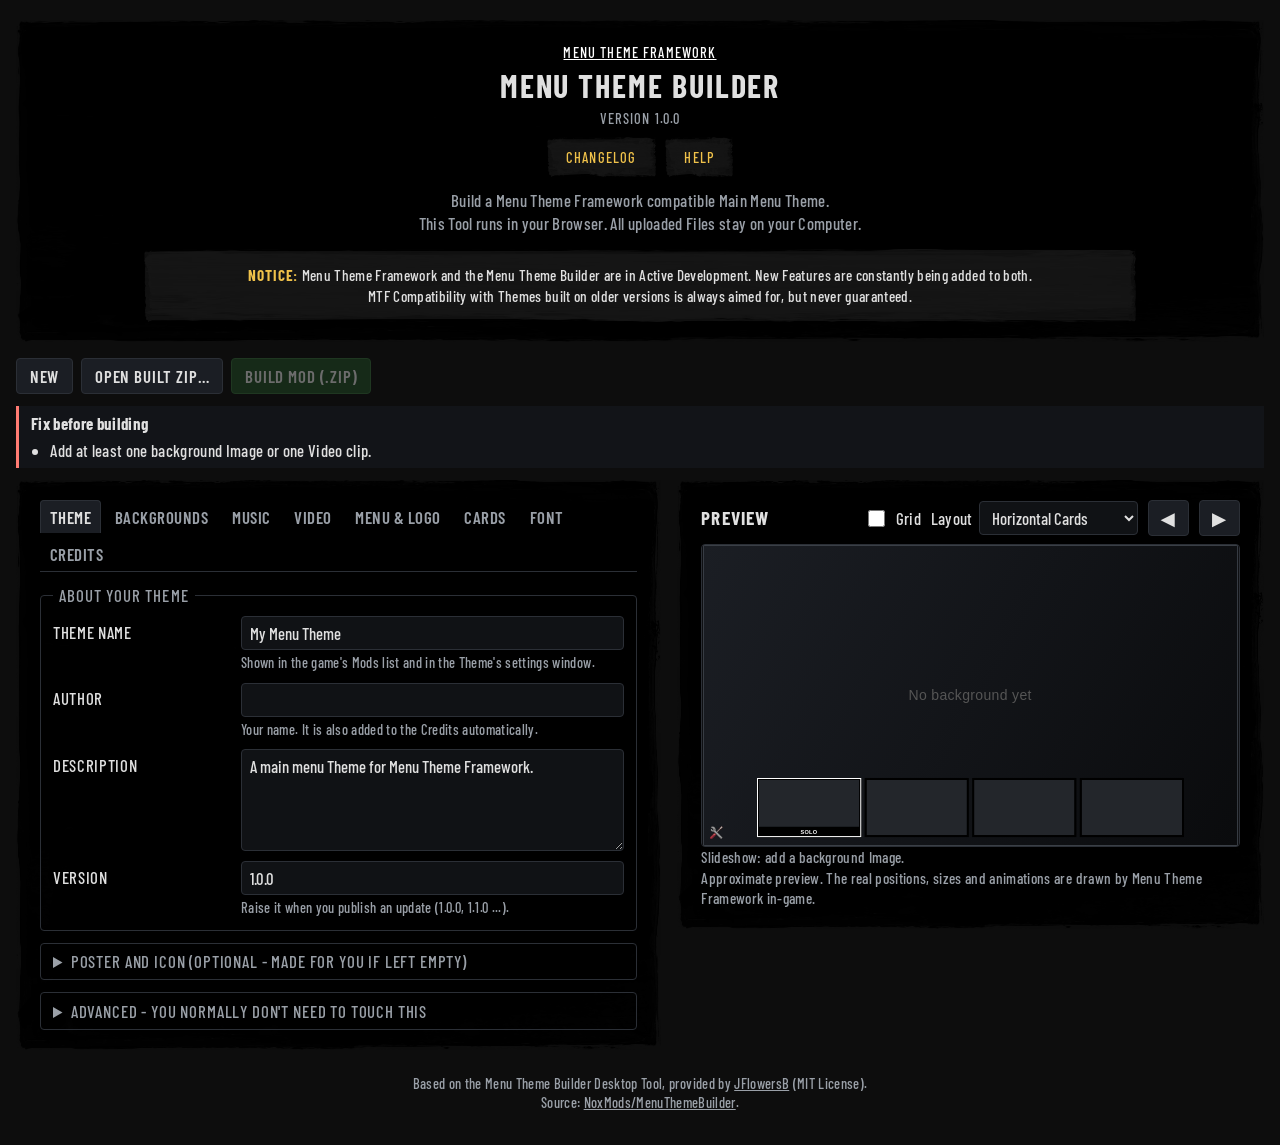
<file: MenuThemeBuilder/index.html>
<!DOCTYPE html>
<html lang="en">
<head>
  <meta charset="UTF-8">
  <meta name="viewport" content="width=device-width, initial-scale=1.0">
  <title>Menu Theme Builder</title>
  <meta name="description" content="Build a Menu Theme compatible with Menu Theme Framework (Project Zomboid Build 42).">
  <link rel="icon" type="image/png" sizes="32x32" href="../img/favicon-32.png">
  <link rel="icon" type="image/png" sizes="48x48" href="../img/favicon-48.png">
  <link rel="stylesheet" href="css/builder.css">
</head>
<body>
  <header class="top ink">
    <a class="home" href="https://steamcommunity.com/sharedfiles/filedetails/?id=3836836552" target="_blank" rel="noopener">Menu Theme Framework</a>
    <h1>Menu Theme Builder</h1>
    <p class="version">Version <span id="builder-version"></span></p>
    <p class="header-links"><button type="button" id="changelog-btn" class="ink-btn">Changelog</button> <button type="button" id="help-btn" class="ink-btn">Help</button></p>
    <p>Build a Menu Theme Framework compatible Main Menu Theme.</p>
    <p>This Tool runs in your Browser. All uploaded Files stay on your Computer.</p>
    <p class="header-notice"><strong>NOTICE:</strong> Menu Theme Framework and the Menu Theme Builder are in Active Development. New Features are constantly being added to both. <br>MTF Compatibility with Themes built on older versions is always aimed for, but never guaranteed.</p>
  </header>

  <div class="toolbar">
    <button type="button" id="new">New</button>
    <button type="button" id="open">Open built zip…</button>
    <input type="file" id="zip-input" accept=".zip,application/zip" hidden>
    <button type="button" id="build" class="primary">Build mod (.zip)</button>
    <span id="progress" class="progress" hidden></span>
  </div>

  <div id="notice" class="notice" hidden></div>
  <div id="status" class="status" aria-live="polite"></div>
  <div id="result" class="result-box ink" hidden></div>

  <main class="layout">
    <section class="editor ink">
      <div id="tabbar" class="tabbar" role="tablist"></div>
      <div id="panels"></div>
    </section>

    <aside class="preview-panel ink">
      <div class="preview-head">
        <h2>Preview</h2>
        <label class="check"><input type="checkbox" id="grid"><span>Grid</span></label>
        <label class="inline">Layout <select id="layout-select"></select></label>
        <button type="button" id="prev" title="Previous background">◀</button>
        <button type="button" id="next" title="Next background">▶</button>
      </div>
      <canvas id="canvas" class="preview-canvas"></canvas>
      <p id="preview-info" class="note"></p>
      <p class="note">Approximate preview. The real positions, sizes and animations are drawn by Menu Theme Framework in-game.</p>
    </aside>
  </main>

  <footer class="foot">
    <p>Based on the Menu Theme Builder Desktop Tool, provided by <a href="https://github.com/JFlowersB">JFlowersB</a> (MIT License).</p>
    <p>Source: <a href="https://github.com/NoxMods/MenuThemeBuilder">NoxMods/MenuThemeBuilder</a>.</p>
  </footer>

  <dialog id="changelog-dialog" class="changelog"></dialog>
  <dialog id="help-dialog" class="changelog"></dialog>

  <script type="module" src="js/app.js"></script>
</body>
</html>
</file>
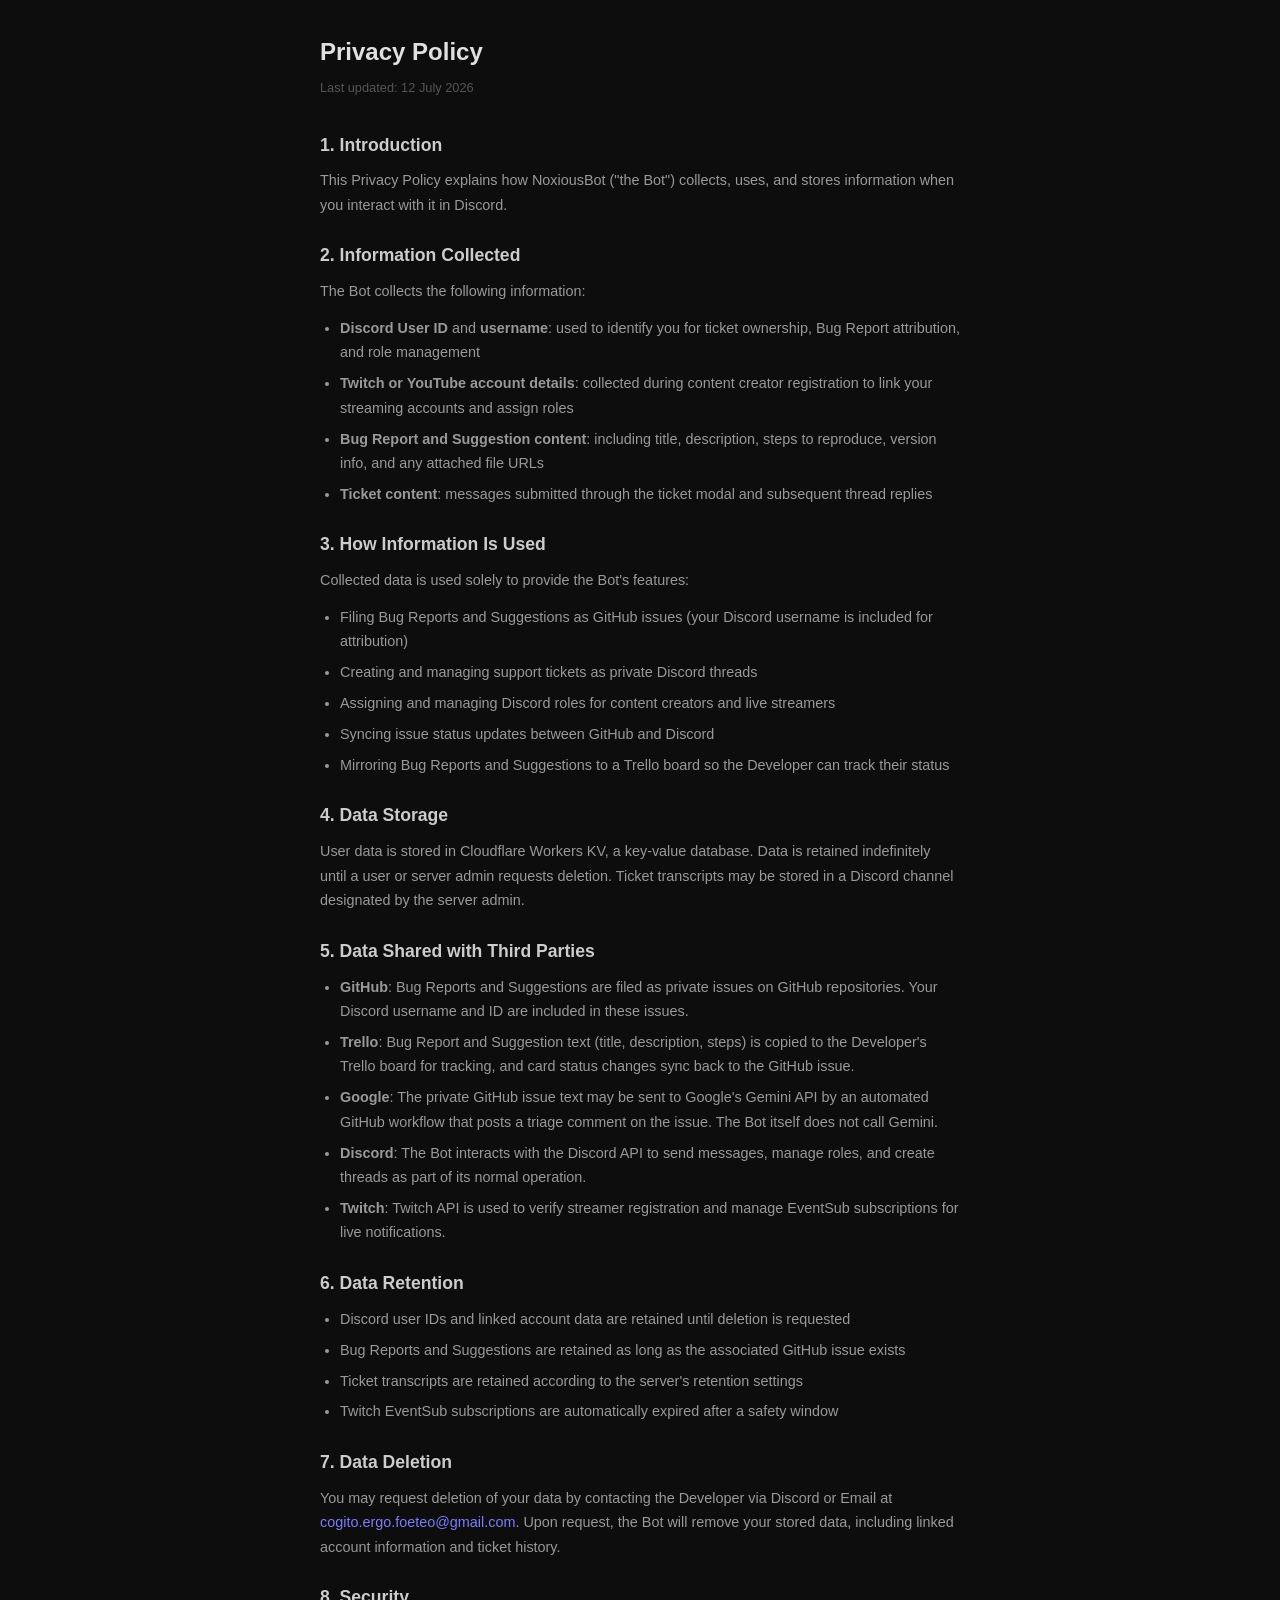
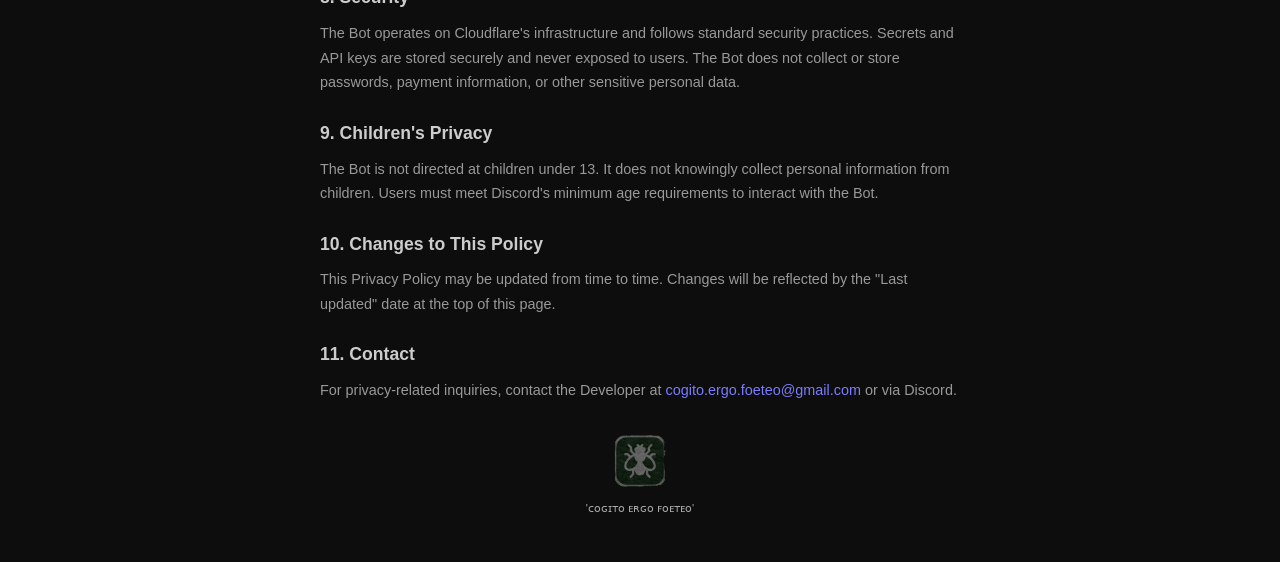
<file: privacy.html>
<!DOCTYPE html>
<html lang="en">
<head>
  <meta charset="UTF-8">
  <meta name="viewport" content="width=device-width, initial-scale=1.0">
  <meta name="robots" content="noindex, nofollow">
  <title>Privacy Policy - ObnoxiouslyNoxious</title>
  <link rel="icon" type="image/png" sizes="32x32" href="img/favicon-32.png">
  <link rel="icon" type="image/png" sizes="48x48" href="img/favicon-48.png">
  <style>
    *, *::before, *::after { box-sizing: border-box; margin: 0; padding: 0; }
    html, body { scrollbar-width: none; }
    html::-webkit-scrollbar, body::-webkit-scrollbar { display: none; }
    body {
      font-family: -apple-system, BlinkMacSystemFont, "Segoe UI", sans-serif;
      background: #0d0d0d;
      color: #e0e0e0;
      min-height: 100vh;
      display: flex;
      flex-direction: column;
      align-items: center;
      padding: 2rem 1rem;
      line-height: 1.7;
    }
    .container { width: 100%; max-width: 640px; }
    h1 { font-size: 1.5rem; font-weight: 600; margin-bottom: 0.25rem; }
    .updated { font-size: 0.8rem; color: #555; margin-bottom: 2rem; }
    h2 { font-size: 1.1rem; font-weight: 600; color: #ccc; margin-top: 1.5rem; margin-bottom: 0.5rem; }
    p, li { font-size: 0.9rem; color: #999; margin-bottom: 0.75rem; }
    ul { padding-left: 1.25rem; margin-bottom: 0.75rem; }
    li { margin-bottom: 0.4rem; }
    a { color: #7c7cff; text-decoration: none; }
    a:hover { text-decoration: underline; }
    .back { display: inline-block; margin-top: 2rem; font-size: 0.85rem; color: #555; text-decoration: none; }
    .back:hover { color: #999; text-decoration: none; }
  </style>
</head>
<body>
  <div class="container">
    <h1>Privacy Policy</h1>
    <div class="updated">Last updated: 12 July 2026</div>

    <h2>1. Introduction</h2>
    <p>This Privacy Policy explains how NoxiousBot ("the Bot") collects, uses, and stores information when you interact with it in Discord.</p>

    <h2>2. Information Collected</h2>
    <p>The Bot collects the following information:</p>
    <ul>
      <li><strong>Discord User ID</strong> and <strong>username</strong>: used to identify you for ticket ownership, Bug Report attribution, and role management</li>
      <li><strong>Twitch or YouTube account details</strong>: collected during content creator registration to link your streaming accounts and assign roles</li>
      <li><strong>Bug Report and Suggestion content</strong>: including title, description, steps to reproduce, version info, and any attached file URLs</li>
      <li><strong>Ticket content</strong>: messages submitted through the ticket modal and subsequent thread replies</li>
    </ul>

    <h2>3. How Information Is Used</h2>
    <p>Collected data is used solely to provide the Bot's features:</p>
    <ul>
      <li>Filing Bug Reports and Suggestions as GitHub issues (your Discord username is included for attribution)</li>
      <li>Creating and managing support tickets as private Discord threads</li>
      <li>Assigning and managing Discord roles for content creators and live streamers</li>
      <li>Syncing issue status updates between GitHub and Discord</li>
      <li>Mirroring Bug Reports and Suggestions to a Trello board so the Developer can track their status</li>
    </ul>

    <h2>4. Data Storage</h2>
    <p>User data is stored in Cloudflare Workers KV, a key-value database. Data is retained indefinitely until a user or server admin requests deletion. Ticket transcripts may be stored in a Discord channel designated by the server admin.</p>

    <h2>5. Data Shared with Third Parties</h2>
    <ul>
      <li><strong>GitHub</strong>: Bug Reports and Suggestions are filed as private issues on GitHub repositories. Your Discord username and ID are included in these issues.</li>
      <li><strong>Trello</strong>: Bug Report and Suggestion text (title, description, steps) is copied to the Developer's Trello board for tracking, and card status changes sync back to the GitHub issue.</li>
      <li><strong>Google</strong>: The private GitHub issue text may be sent to Google's Gemini API by an automated GitHub workflow that posts a triage comment on the issue. The Bot itself does not call Gemini.</li>
      <li><strong>Discord</strong>: The Bot interacts with the Discord API to send messages, manage roles, and create threads as part of its normal operation.</li>
      <li><strong>Twitch</strong>: Twitch API is used to verify streamer registration and manage EventSub subscriptions for live notifications.</li>
    </ul>

    <h2>6. Data Retention</h2>
    <ul>
      <li>Discord user IDs and linked account data are retained until deletion is requested</li>
      <li>Bug Reports and Suggestions are retained as long as the associated GitHub issue exists</li>
      <li>Ticket transcripts are retained according to the server's retention settings</li>
      <li>Twitch EventSub subscriptions are automatically expired after a safety window</li>
    </ul>

    <h2>7. Data Deletion</h2>
    <p>You may request deletion of your data by contacting the Developer via Discord or Email at <a href="mailto:cogito.ergo.foeteo@gmail.com">cogito.ergo.foeteo@gmail.com</a>. Upon request, the Bot will remove your stored data, including linked account information and ticket history.</p>

    <h2>8. Security</h2>
    <p>The Bot operates on Cloudflare's infrastructure and follows standard security practices. Secrets and API keys are stored securely and never exposed to users. The Bot does not collect or store passwords, payment information, or other sensitive personal data.</p>

    <h2>9. Children's Privacy</h2>
    <p>The Bot is not directed at children under 13. It does not knowingly collect personal information from children. Users must meet Discord's minimum age requirements to interact with the Bot.</p>

    <h2>10. Changes to This Policy</h2>
    <p>This Privacy Policy may be updated from time to time. Changes will be reflected by the "Last updated" date at the top of this page.</p>

    <h2>11. Contact</h2>
    <p>For privacy-related inquiries, contact the Developer at <a href="mailto:cogito.ergo.foeteo@gmail.com">cogito.ergo.foeteo@gmail.com</a> or via Discord.</p>

    <div style="text-align:center;margin-top:2rem;">
      <a href="index.html"><img src="img/obnox-icon-square.webp" alt="ObnoxiouslyNoxious" style="width:52px;height:52px;opacity:0.4;"></a>
      <p style="font-size:11px;color:#aaa;margin-top:4px;">'ᴄᴏɢɪᴛᴏ ᴇʀɢᴏ ꜰᴏᴇᴛᴇᴏ'</p>
    </div>
  </div>
</body>
</html>
</file>
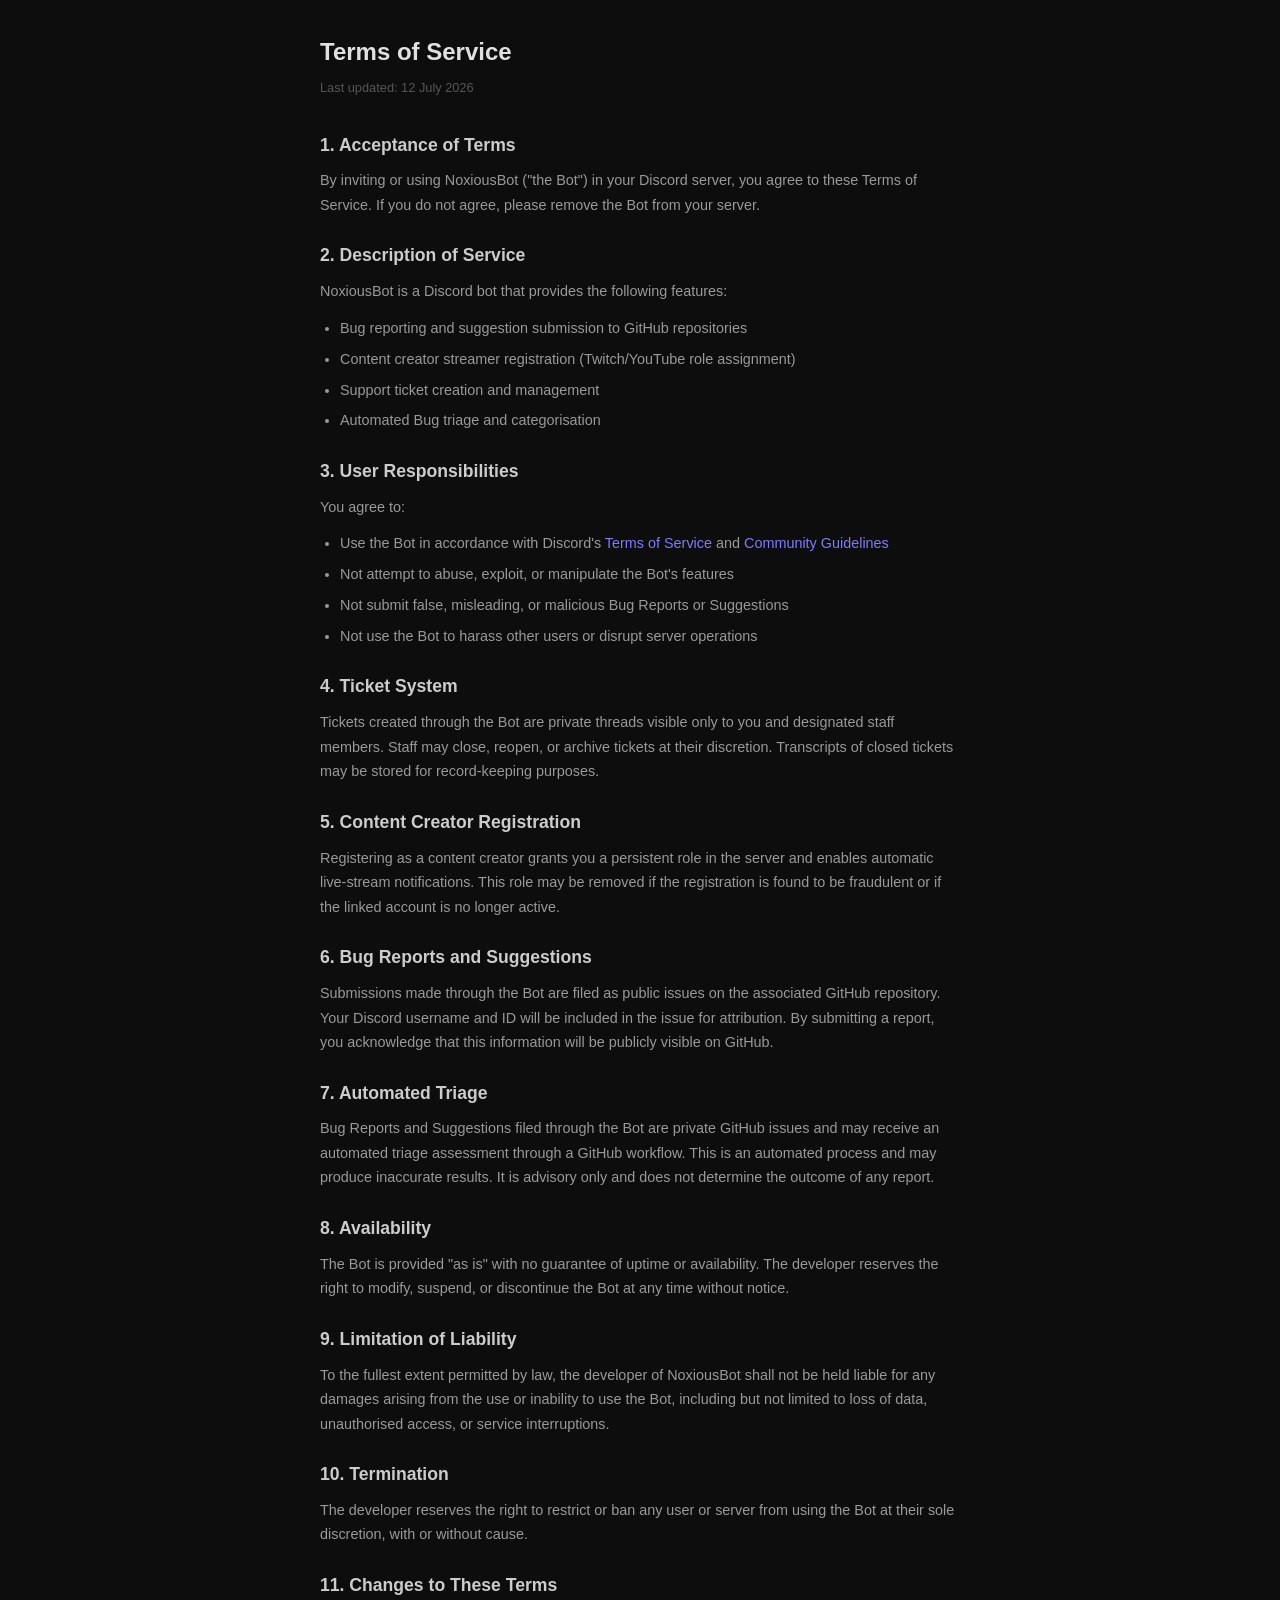
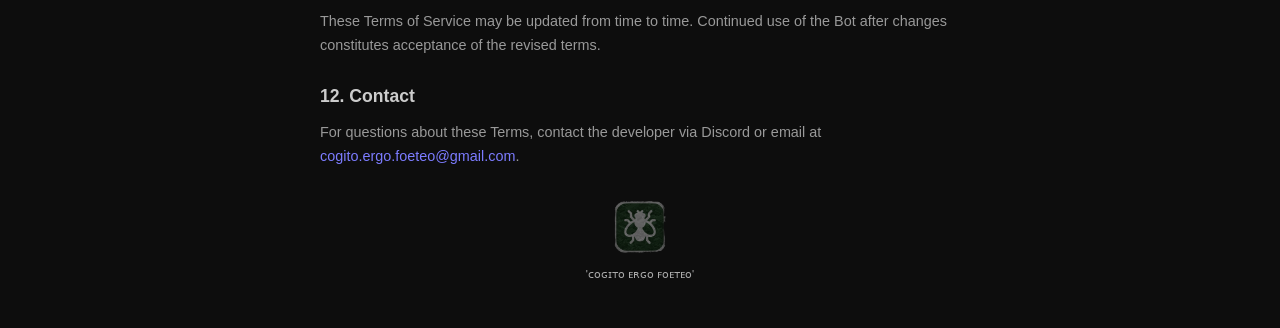
<file: terms.html>
<!DOCTYPE html>
<html lang="en">
<head>
  <meta charset="UTF-8">
  <meta name="viewport" content="width=device-width, initial-scale=1.0">
  <meta name="robots" content="noindex, nofollow">
  <title>Terms of Service - ObnoxiouslyNoxious</title>
  <link rel="icon" type="image/png" sizes="32x32" href="img/favicon-32.png">
  <link rel="icon" type="image/png" sizes="48x48" href="img/favicon-48.png">
  <style>
    *, *::before, *::after { box-sizing: border-box; margin: 0; padding: 0; }
    html, body { scrollbar-width: none; }
    html::-webkit-scrollbar, body::-webkit-scrollbar { display: none; }
    body {
      font-family: -apple-system, BlinkMacSystemFont, "Segoe UI", sans-serif;
      background: #0d0d0d;
      color: #e0e0e0;
      min-height: 100vh;
      display: flex;
      flex-direction: column;
      align-items: center;
      padding: 2rem 1rem;
      line-height: 1.7;
    }
    .container { width: 100%; max-width: 640px; }
    h1 { font-size: 1.5rem; font-weight: 600; margin-bottom: 0.25rem; }
    .updated { font-size: 0.8rem; color: #555; margin-bottom: 2rem; }
    h2 { font-size: 1.1rem; font-weight: 600; color: #ccc; margin-top: 1.5rem; margin-bottom: 0.5rem; }
    p, li { font-size: 0.9rem; color: #999; margin-bottom: 0.75rem; }
    ul { padding-left: 1.25rem; margin-bottom: 0.75rem; }
    li { margin-bottom: 0.4rem; }
    a { color: #7c7cff; text-decoration: none; }
    a:hover { text-decoration: underline; }
    .back { display: inline-block; margin-top: 2rem; font-size: 0.85rem; color: #555; text-decoration: none; }
    .back:hover { color: #999; text-decoration: none; }
  </style>
</head>
<body>
  <div class="container">
    <h1>Terms of Service</h1>
    <div class="updated">Last updated: 12 July 2026</div>

    <h2>1. Acceptance of Terms</h2>
    <p>By inviting or using NoxiousBot ("the Bot") in your Discord server, you agree to these Terms of Service. If you do not agree, please remove the Bot from your server.</p>

    <h2>2. Description of Service</h2>
    <p>NoxiousBot is a Discord bot that provides the following features:</p>
    <ul>
      <li>Bug reporting and suggestion submission to GitHub repositories</li>
      <li>Content creator streamer registration (Twitch/YouTube role assignment)</li>
      <li>Support ticket creation and management</li>
      <li>Automated Bug triage and categorisation</li>
    </ul>

    <h2>3. User Responsibilities</h2>
    <p>You agree to:</p>
    <ul>
      <li>Use the Bot in accordance with Discord's <a href="https://discord.com/terms" target="_blank" rel="noopener">Terms of Service</a> and <a href="https://discord.com/guidelines" target="_blank" rel="noopener">Community Guidelines</a></li>
      <li>Not attempt to abuse, exploit, or manipulate the Bot's features</li>
      <li>Not submit false, misleading, or malicious Bug Reports or Suggestions</li>
      <li>Not use the Bot to harass other users or disrupt server operations</li>
    </ul>

    <h2>4. Ticket System</h2>
    <p>Tickets created through the Bot are private threads visible only to you and designated staff members. Staff may close, reopen, or archive tickets at their discretion. Transcripts of closed tickets may be stored for record-keeping purposes.</p>

    <h2>5. Content Creator Registration</h2>
    <p>Registering as a content creator grants you a persistent role in the server and enables automatic live-stream notifications. This role may be removed if the registration is found to be fraudulent or if the linked account is no longer active.</p>

    <h2>6. Bug Reports and Suggestions</h2>
    <p>Submissions made through the Bot are filed as public issues on the associated GitHub repository. Your Discord username and ID will be included in the issue for attribution. By submitting a report, you acknowledge that this information will be publicly visible on GitHub.</p>

    <h2>7. Automated Triage</h2>
    <p>Bug Reports and Suggestions filed through the Bot are private GitHub issues and may receive an automated triage assessment through a GitHub workflow. This is an automated process and may produce inaccurate results. It is advisory only and does not determine the outcome of any report.</p>

    <h2>8. Availability</h2>
    <p>The Bot is provided "as is" with no guarantee of uptime or availability. The developer reserves the right to modify, suspend, or discontinue the Bot at any time without notice.</p>

    <h2>9. Limitation of Liability</h2>
    <p>To the fullest extent permitted by law, the developer of NoxiousBot shall not be held liable for any damages arising from the use or inability to use the Bot, including but not limited to loss of data, unauthorised access, or service interruptions.</p>

    <h2>10. Termination</h2>
    <p>The developer reserves the right to restrict or ban any user or server from using the Bot at their sole discretion, with or without cause.</p>

    <h2>11. Changes to These Terms</h2>
    <p>These Terms of Service may be updated from time to time. Continued use of the Bot after changes constitutes acceptance of the revised terms.</p>

    <h2>12. Contact</h2>
    <p>For questions about these Terms, contact the developer via Discord or email at <a href="mailto:cogito.ergo.foeteo@gmail.com">cogito.ergo.foeteo@gmail.com</a>.</p>

    <div style="text-align:center;margin-top:2rem;">
      <a href="index.html"><img src="img/obnox-icon-square.webp" alt="ObnoxiouslyNoxious" style="width:52px;height:52px;opacity:0.4;"></a>
      <p style="font-size:11px;color:#aaa;margin-top:4px;">'ᴄᴏɢɪᴛᴏ ᴇʀɢᴏ ꜰᴏᴇᴛᴇᴏ'</p>
    </div>
  </div>
</body>
</html>
</file>
<file: MenuThemeBuilder/css/builder.css>
@font-face { font-family: "Barlow Condensed"; font-style: normal; font-weight: 400; font-display: swap; src: url("../../fonts/BarlowCondensed-400.woff2") format("woff2"); }
@font-face { font-family: "Barlow Condensed"; font-style: normal; font-weight: 500; font-display: swap; src: url("../../fonts/BarlowCondensed-500.woff2") format("woff2"); }
@font-face { font-family: "Barlow Condensed"; font-style: normal; font-weight: 600; font-display: swap; src: url("../../fonts/BarlowCondensed-600.woff2") format("woff2"); }
@font-face { font-family: "Barlow Condensed"; font-style: normal; font-weight: 700; font-display: swap; src: url("../../fonts/BarlowCondensed-700.woff2") format("woff2"); }

:root {
  --bg: #0d0d0d;
  --panel: #14161a;
  --field: #101215;
  --line: #2b2f36;
  --text: #e0e0e0;
  --muted: #9aa0a8;
  --accent: #7fd17a;
  --bad: #ff7b72;
  --warn: #e3b341;
  --ink-bw: 16px;
  --ink-slice: 55;
}

*, *::before, *::after { box-sizing: border-box; }
[hidden] { display: none !important; }

body {
  margin: 0;
  padding: 1.25rem 1rem 2rem;
  background: var(--bg);
  color: var(--text);
  font-family: "Barlow Condensed", "Arial Narrow", -apple-system, BlinkMacSystemFont, "Segoe UI", sans-serif;
  font-weight: 500;
  font-size: 1.05rem;
  letter-spacing: 0.02em;
  line-height: 1.35;
}

.ink {
  border: var(--ink-bw) solid transparent;
  border-image: url("../../img/InkRoll.png") var(--ink-slice) fill / var(--ink-bw) stretch;
  background: none;
}

.top, .toolbar, .notice, .status, .result-box, .layout, .foot { max-width: 1400px; margin-left: auto; margin-right: auto; }

.top { text-align: center; margin-bottom: 1rem; padding: 0.25rem 0.5rem; }
.top h1 { margin: 0.1rem 0; font-size: 2rem; font-weight: 700; text-transform: uppercase; letter-spacing: 0.06em; }
.top p { margin: 0; color: var(--muted); }

.toolbar { display: flex; flex-wrap: wrap; align-items: center; gap: 0.5rem; margin-bottom: 0.75rem; }
.progress { color: var(--muted); }

button, .btn {
  font: inherit;
  font-weight: 600;
  text-transform: uppercase;
  letter-spacing: 0.05em;
  color: var(--text);
  background: #1b1e24;
  border: 1px solid var(--line);
  border-radius: 4px;
  padding: 0.35rem 0.8rem;
  cursor: pointer;
  text-decoration: none;
  display: inline-block;
}
button:hover:not(:disabled), .btn:hover { background: #242830; }
button:disabled { opacity: 0.45; cursor: default; }
button.primary { background: #234d27; border-color: #356b3a; }
button.primary:hover:not(:disabled) { background: #2c6131; }
button:focus-visible, input:focus-visible, select:focus-visible, textarea:focus-visible, summary:focus-visible { outline: 2px solid var(--accent); outline-offset: 1px; }

.notice {
  display: flex;
  gap: 0.75rem;
  justify-content: space-between;
  align-items: flex-start;
  padding: 0.5rem 0.75rem;
  margin-bottom: 0.75rem;
  border: 1px solid var(--line);
  border-radius: 4px;
  background: #181b20;
}
.notice.error { border-color: #7a3430; }
.notice .msg { white-space: pre-line; text-transform: none; }
.notice .x { padding: 0 0.5rem; }

.status { margin-bottom: 0.75rem; }
.status > div { padding: 0.4rem 0.75rem; border-left: 3px solid var(--line); margin-bottom: 0.4rem; background: #121418; }
.status ul { margin: 0.25rem 0 0; padding-left: 1.2rem; text-transform: none; }
.status .bad { border-color: var(--bad); }
.status .warn { border-color: var(--warn); }
.status .good { border-color: var(--accent); color: var(--accent); }

.result-box { margin-bottom: 0.75rem; padding: 0.25rem 0.75rem; }
.result-box h3 { margin: 0.25rem 0; }
.result-box ol, .result-box p { text-transform: none; }

.layout { display: grid; grid-template-columns: minmax(0, 1.1fr) minmax(0, 1fr); gap: 1rem; align-items: start; }
@media (max-width: 980px) { .layout { grid-template-columns: minmax(0, 1fr); } .preview-panel { order: -1; position: static !important; } }

.editor { min-width: 0; padding: 0.25rem 0.5rem; }
.tabbar { display: flex; flex-wrap: wrap; gap: 0.25rem; border-bottom: 1px solid var(--line); margin-bottom: 0.75rem; }
.tab { padding: 0.3rem 0.55rem; letter-spacing: 0.03em; background: none; border: 1px solid transparent; border-bottom: 0; border-radius: 4px 4px 0 0; color: var(--muted); }
.tab[aria-selected="true"] { color: var(--text); background: #1b1e24; border-color: var(--line); }

.tab-body { display: flex; flex-direction: column; gap: 0.75rem; }

.group { border: 1px solid var(--line); border-radius: 4px; margin: 0; padding: 0.6rem 0.75rem 0.75rem; display: flex; flex-direction: column; gap: 0.6rem; min-width: 0; }
.group legend { padding: 0 0.4rem; text-transform: uppercase; letter-spacing: 0.06em; color: var(--muted); }
.group:disabled { opacity: 0.5; }

.more { border: 1px solid var(--line); border-radius: 4px; padding: 0.4rem 0.75rem; }
.more summary { cursor: pointer; text-transform: uppercase; letter-spacing: 0.05em; color: var(--muted); }
.more-body { display: flex; flex-direction: column; gap: 0.6rem; padding-top: 0.6rem; }

.note { margin: 0; color: var(--muted); font-size: 0.95rem; text-transform: none; }
.empty { margin: 0.5rem 0; color: var(--muted); text-transform: none; }

.row { display: grid; grid-template-columns: 11rem minmax(0, 1fr); gap: 0.5rem 0.75rem; align-items: start; }
@media (max-width: 640px) { .row { grid-template-columns: minmax(0, 1fr); } }
.row .lbl { padding-top: 0.3rem; text-transform: uppercase; letter-spacing: 0.04em; }
.ctl { display: flex; flex-direction: column; gap: 0.2rem; min-width: 0; }
.ctl small { color: var(--muted); font-size: 0.9rem; text-transform: none; }

input[type="text"], input[type="number"], textarea, select {
  font: inherit;
  font-weight: 500;
  text-transform: none;
  letter-spacing: 0;
  color: var(--text);
  background: var(--field);
  border: 1px solid var(--line);
  border-radius: 4px;
  padding: 0.3rem 0.5rem;
  width: 100%;
  min-width: 0;
}
textarea { resize: vertical; }
input:disabled, select:disabled { opacity: 0.45; }
input[type="number"] { width: 8rem; }
.with-suffix { display: inline-flex; align-items: center; gap: 0.4rem; }
.suffix { color: var(--muted); }
.readonly { padding-top: 0.3rem; text-transform: none; font-weight: 600; }

.check { display: flex; align-items: center; gap: 0.5rem; cursor: pointer; text-transform: none; }
.checks { display: flex; flex-direction: column; gap: 0.3rem; }
.inline { display: inline-flex; align-items: center; gap: 0.4rem; }
.inline select { width: auto; }
input[type="checkbox"] { accent-color: var(--accent); width: 1.05rem; height: 1.05rem; }
input.color { width: 4rem; height: 2rem; padding: 0; background: none; border: 1px solid var(--line); }
.row-inline { display: flex; align-items: center; gap: 1rem; }

.btns { display: flex; flex-wrap: wrap; gap: 0.5rem; align-items: center; }

.image-field { display: flex; flex-direction: column; gap: 0.35rem; padding: 0.4rem; border: 1px dashed transparent; border-radius: 4px; }
.image-field.drop, .file-field.drop, .rows.drop, .bg-grid.drop, .row.drop { border-color: var(--accent); background: rgba(127, 209, 122, 0.06); }
.image-head { display: flex; flex-direction: column; }
.image-head .lbl { text-transform: uppercase; letter-spacing: 0.04em; }
.image-head small { color: var(--muted); text-transform: none; }
.image-body { display: flex; gap: 0.75rem; align-items: center; }
.thumb { width: 96px; height: 54px; object-fit: contain; background: #000; border: 1px solid var(--line); border-radius: 3px; }
.image-info { display: flex; flex-direction: column; gap: 0.35rem; min-width: 0; }
.fname { text-transform: none; overflow: hidden; text-overflow: ellipsis; white-space: nowrap; color: var(--muted); min-width: 0; }
.file-field { display: flex; flex-wrap: wrap; gap: 0.5rem; align-items: center; }

.bg-grid { display: grid; grid-template-columns: repeat(auto-fill, minmax(150px, 1fr)); gap: 0.5rem; min-height: 4rem; padding: 0.4rem; border: 1px dashed var(--line); border-radius: 4px; }
.bg-tile { padding: 0.25rem; display: flex; flex-direction: column; gap: 0.25rem; background: #101215; text-transform: none; font-weight: 500; letter-spacing: 0; }
.bg-tile.sel { border-color: var(--accent); background: #17261a; }
.bg-tile img { width: 100%; aspect-ratio: 16 / 9; object-fit: cover; background: #000; }
.bg-tile .cap { font-size: 0.85rem; overflow: hidden; text-overflow: ellipsis; white-space: nowrap; }
.bg-grid .empty { grid-column: 1 / -1; }

.rows { display: flex; flex-direction: column; gap: 0.35rem; border: 1px dashed transparent; border-radius: 4px; }
.track { display: grid; grid-template-columns: 1.6rem minmax(0, 1.2fr) 9rem minmax(0, 1fr) auto auto auto; gap: 0.4rem; align-items: center; }
.track.head { color: var(--muted); text-transform: uppercase; font-size: 0.9rem; }
.track .idx { color: var(--muted); text-align: right; }
.track input[type="number"] { width: 100%; }
.credit { display: grid; grid-template-columns: 9rem minmax(0, 1fr) auto auto auto; gap: 0.4rem; align-items: center; }
.credit-head { grid-template-columns: 9rem minmax(0, 1fr); }
@media (max-width: 640px) {
  .track { grid-template-columns: 1.4rem minmax(0, 1fr) auto auto auto; }
  .track > :nth-child(3), .track > :nth-child(4) { grid-column: 2 / -1; }
  .track.head { display: none; }
}

.clip-list { display: flex; flex-direction: column; gap: 0.25rem; }
.clip { text-align: left; text-transform: none; font-weight: 500; letter-spacing: 0; }
.clip.active { border-color: var(--accent); background: #17261a; }

.tiles { display: grid; grid-template-columns: repeat(3, minmax(0, 1fr)); gap: 0.5rem; }
.tile { display: flex; flex-direction: column; gap: 0.25rem; align-items: center; padding: 0.25rem; background: none; border-color: transparent; text-transform: none; letter-spacing: 0; font-weight: 500; }
.tile.sel { border-color: #3d7ad6; }
.tile-canvas { width: 100%; height: auto; aspect-ratio: 220 / 150; }
.sample { width: 213px; height: 120px; max-width: 100%; }

.result { margin: 0; padding: 0.5rem 0.75rem; background: var(--field); border: 1px solid var(--line); border-radius: 4px; white-space: pre-wrap; font-family: inherit; text-transform: none; min-height: 3rem; }
h3 { margin: 0.25rem 0; font-size: 1.1rem; text-transform: uppercase; letter-spacing: 0.05em; }

.preview-panel { position: sticky; top: 0.75rem; padding: 0.25rem 0.5rem; min-width: 0; }
.preview-head { display: flex; flex-wrap: wrap; gap: 0.6rem; align-items: center; margin-bottom: 0.5rem; }
.preview-head h2 { margin: 0 auto 0 0; font-size: 1.2rem; text-transform: uppercase; letter-spacing: 0.06em; }
.preview-canvas { display: block; width: 100%; aspect-ratio: 16 / 9; background: #0d0e10; border: 1px solid var(--line); border-radius: 4px; }

.foot { margin-top: 1.5rem; text-align: center; color: var(--muted); font-size: 0.9rem; text-transform: none; }
.foot p { margin: 0; }
.foot a { color: inherit; }
:root { --gold: #f0c24a; }
a { color: var(--gold); }

.ink-btn {
  --ink-bw-in: max(8px, calc(var(--ink-bw) * 0.4));
  display: inline-block; margin: 0.15rem 0.2rem; padding: 0.15rem 0.7rem;
  border: var(--ink-bw-in) solid transparent; border-radius: 0;
  border-image: url("../../img/InkRollInner.png") 25 fill / var(--ink-bw-in) stretch;
  background: none; color: var(--gold); font: inherit; font-size: 0.9rem; letter-spacing: 0.08em; text-transform: uppercase;
  text-decoration: none; cursor: pointer;
}
.home { color: #fff; text-transform: uppercase; font-size: 0.9rem; letter-spacing: 0.08em; }
.ink-btn:hover, .ink-btn:focus-visible { color: #fff; border-image-source: url("../../img/InkRollInnerHover.png"); }

.font-sample { margin: 6px 0 10px; padding: 14px 16px; background: rgba(0, 0, 0, 0.35); border: 1px solid var(--line, rgba(255, 255, 255, 0.12)); color: #fff; line-height: 1.3; overflow-wrap: anywhere; text-transform: none; }
.font-sample[hidden] { display: none; }

.font-list { display: grid; gap: 14px; margin: 8px 0; }
.font-card .font-source { margin: 0 0 6px; }

.top .version { font-size: 0.9rem; letter-spacing: 0.08em; text-transform: uppercase; margin-bottom: 0.4rem; }
.top .header-notice {
  --ink-bw-in: max(8px, calc(var(--ink-bw) * 0.4));
  max-width: 62rem; margin: 0.9rem auto 0; padding: 0.5rem 0.8rem; font-size: 0.95rem; color: var(--text, #e6e6e6);
  border: var(--ink-bw-in) solid transparent; border-radius: 0;
  border-image: url("../../img/InkRollInner.png") 25 fill / var(--ink-bw-in) stretch;
  background: none;
}
.top .header-notice strong { color: var(--gold); letter-spacing: 0.06em; }
.top .header-links { margin: 0 0 0.6rem; }

.copy-row { display: flex; gap: 0.5rem; margin: 0.4rem 0 0.8rem; }
.copy-row .credit-snippet { flex: 1; min-width: 0; }

.changelog { max-width: 40rem; width: calc(100% - 32px); max-height: 80vh; overflow: auto; padding: 1rem 1.2rem; background: #111; color: var(--text, #e6e6e6); border: 1px solid rgba(255, 255, 255, 0.25); }
.changelog::backdrop { background: rgba(0, 0, 0, 0.7); }
.changelog h3 { margin: 1rem 0 0.3rem; }
.changelog .date { margin-left: 0.6rem; font-size: 0.85rem; opacity: 0.7; font-weight: normal; }
.changelog ul { margin: 0 0 0.5rem 1.2rem; padding: 0; }
.changelog form { margin-top: 1rem; text-align: right; }
.changelog ol { margin: 0 0 0.8rem 1.2rem; padding: 0; }
.changelog li { margin-bottom: 0.3rem; }
</file>
